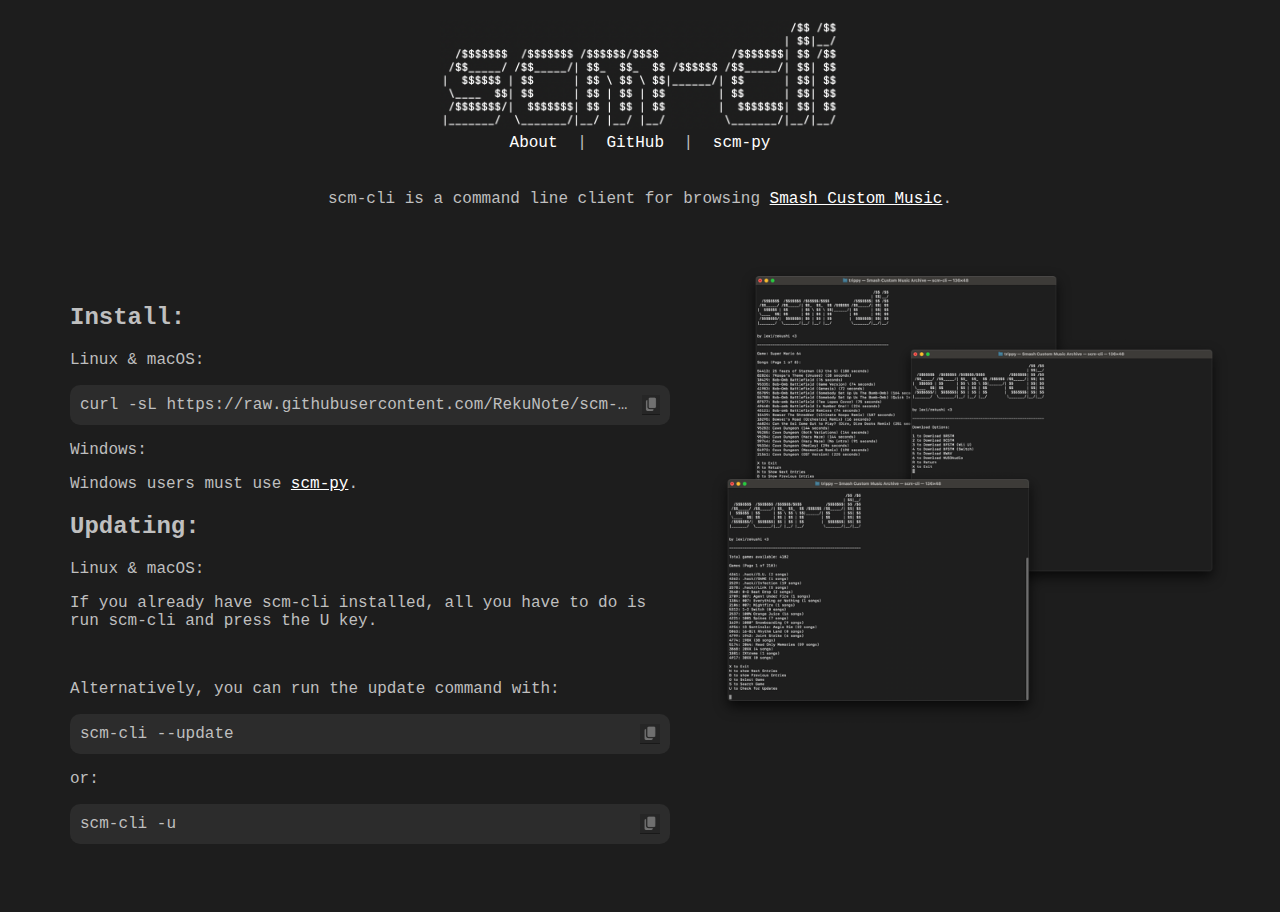
<file: index.html>
<!DOCTYPE html>
<html lang="en">
<head>
    <meta charset="UTF-8">
    <meta name="viewport" content="width=device-width, initial-scale=1.0">
    <link rel="stylesheet" href="styles.css">
    <title>scm-cli</title>
</head>
<body>
    <header>
        <img src="logo.png" alt="scm-cli Logo" class="logo">
        <nav>
            <a href="https://rekunote.github.io/scm-cli">About</a> |
            <a href="https://www.github.com/RekuNote/scm-cli">GitHub</a> |
            <a href="https://rekunote.github.io/scm-cli/py">scm-py</a>
        </nav>
        <p class="description"><br>scm-cli is a command line client for browsing <a href="https://www.smashcustommusic.net/" target="_blank">Smash Custom Music</a>.</p>
    </header>
    <main>
        <div class="install-section">
            <h2>Install:</h2>
            <p>Linux & macOS:</p>
            <div class="command-box">
                <span class="command">curl -sL https://raw.githubusercontent.com/RekuNote/scm-cli/main/install.sh | bash</span>
                <img src="copy-icon.png" alt="Copy Icon" class="copy-icon" onclick="copyToClipboard(this)">
            </div>
            <p>Windows:</p>
            <p>Windows users must use <a href="https://rekunote.github.io/scm-cli/py" target="_blank">scm-py</a>.</p>
            <h2>Updating:</h2>
            <p>Linux & macOS:</p>
            <p>If you already have scm-cli installed, all you have to do is run scm-cli and press the U key.</p><br>
            <p>Alternatively, you can run the update command with:</p>
            <div class="command-box">
                <span class="command">scm-cli --update</span>
                <img src="copy-icon.png" alt="Copy Icon" class="copy-icon" onclick="copyToClipboard(this)">
            </div>
            <p>or:</p>
            <div class="command-box">
                <span class="command">scm-cli -u</span>
                <img src="copy-icon.png" alt="Copy Icon" class="copy-icon" onclick="copyToClipboard(this)">
            </div><br>
        </div>
        <div class="screenshots-section">
            <img src="screenshots.png" alt="Screenshots" class="screenshots">
        </div>
    </main>
    <script>
        function copyToClipboard(element) {
            const text = element.previousElementSibling.innerText;
            navigator.clipboard.writeText(text).then(() => {
                const originalSrc = element.src;
                element.src = 'check.gif';
                const gifDuration = 1800; // Duration of the GIF in milliseconds
                setTimeout(() => {
                    element.src = originalSrc;
                }, gifDuration);
            });
        }
    </script>
</body>
</html>
</file>
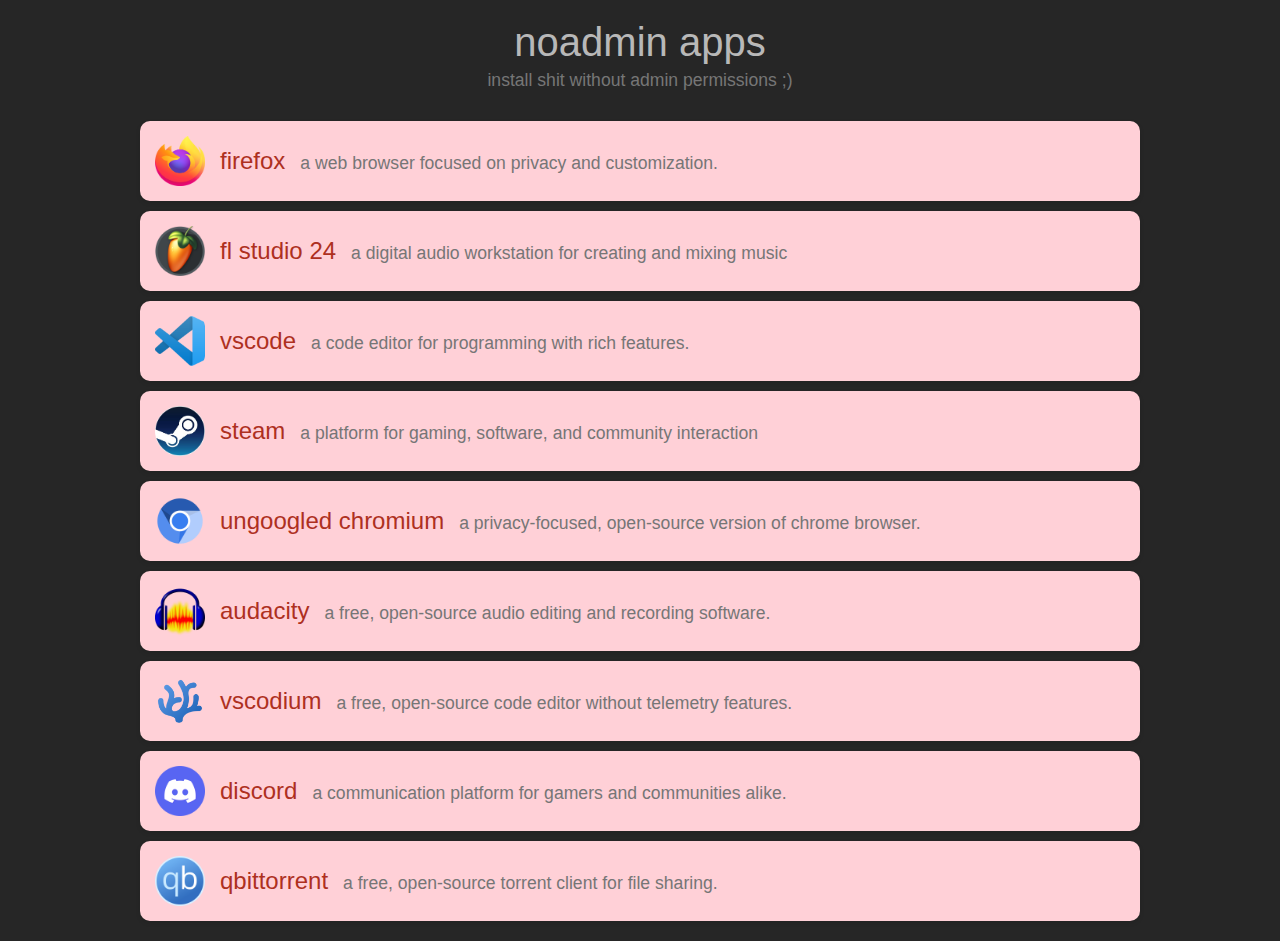
<file: noadmin/index.html>
<!DOCTYPE html>
<html lang="en">
<head>
  <meta charset="UTF-8">
  <meta name="viewport" content="width=device-width, initial-scale=1.0">
  <title>noadmin apps</title>
  <link rel="stylesheet" href="style.css">
</head>
<body>
  <!-- Header Section: Site title and description -->
  <header>
    <h1>noadmin apps</h1>
    <p>install shit without admin permissions ;)</p>
  </header>

  <!-- App List Section: Displays cards for each app -->
  <section class="app-list">

    <!-- App Card: Firefox -->
    <div class="app-card">
      <img src="firefox/i.png" class="app-icon">
      <h2><a href="firefox/index.html">firefox</a></h2>
      <p>a web browser focused on privacy and customization.</p>
    </div>

    <!-- App Card: FL Studio -->
    <div class="app-card">
      <img src="flstudio/i.png" class="app-icon">
      <h2><a href="flstudio/index.html">fl studio 24</a></h2>
      <p>a digital audio workstation for creating and mixing music</p>
    </div>
    
    <!-- App Card: VSCode -->
    <div class="app-card">
      <img src="vscode/i.png" class="app-icon">
      <h2><a href="vscode/index.html">vscode</a></h2>
      <p>a code editor for programming with rich features.</p>
    </div>

    <!-- App Card: Steam -->
    <div class="app-card">
        <img src="steam/i.png" class="app-icon">
        <h2><a href="steam/index.html">steam</a></h2>
        <p>a platform for gaming, software, and community interaction</p>
      </div>

      <!-- App Card: Ungoogled Chromium -->
      <div class="app-card">
        <img src="chromium/i.png" class="app-icon">
        <h2><a href="chromium/index.html">ungoogled chromium</a></h2>
        <p>a privacy-focused, open-source version of chrome browser.</p>
      </div>

      <!-- App Card: Audacity -->
      <div class="app-card">
        <img src="audacity/i.png" class="app-icon">
        <h2><a href="audacity/index.html">audacity</a></h2>
        <p>a free, open-source audio editing and recording software.</p>
      </div>

      <!-- App Card: VSCodium -->
      <div class="app-card">
        <img src="vscodium/i.png" class="app-icon">
        <h2><a href="vscodium/index.html">vscodium</a></h2>
        <p>a free, open-source code editor without telemetry features.</p>
      </div>

      <!-- App Card: Discord -->
      <div class="app-card">
        <img src="discord/i.png" class="app-icon">
        <h2><a href="discord/index.html">discord</a></h2>
        <p>a communication platform for gamers and communities alike.</p>
      </div>

      <!-- App Card: qBittorrent -->
      <div class="app-card">
        <img src="qbittorrent/i.png" class="app-icon">
        <h2><a href="qbittorrent/index.html">qbittorrent</a></h2>
        <p>a free, open-source torrent client for file sharing.</p>
      </div>

</body>
</html>
</file>
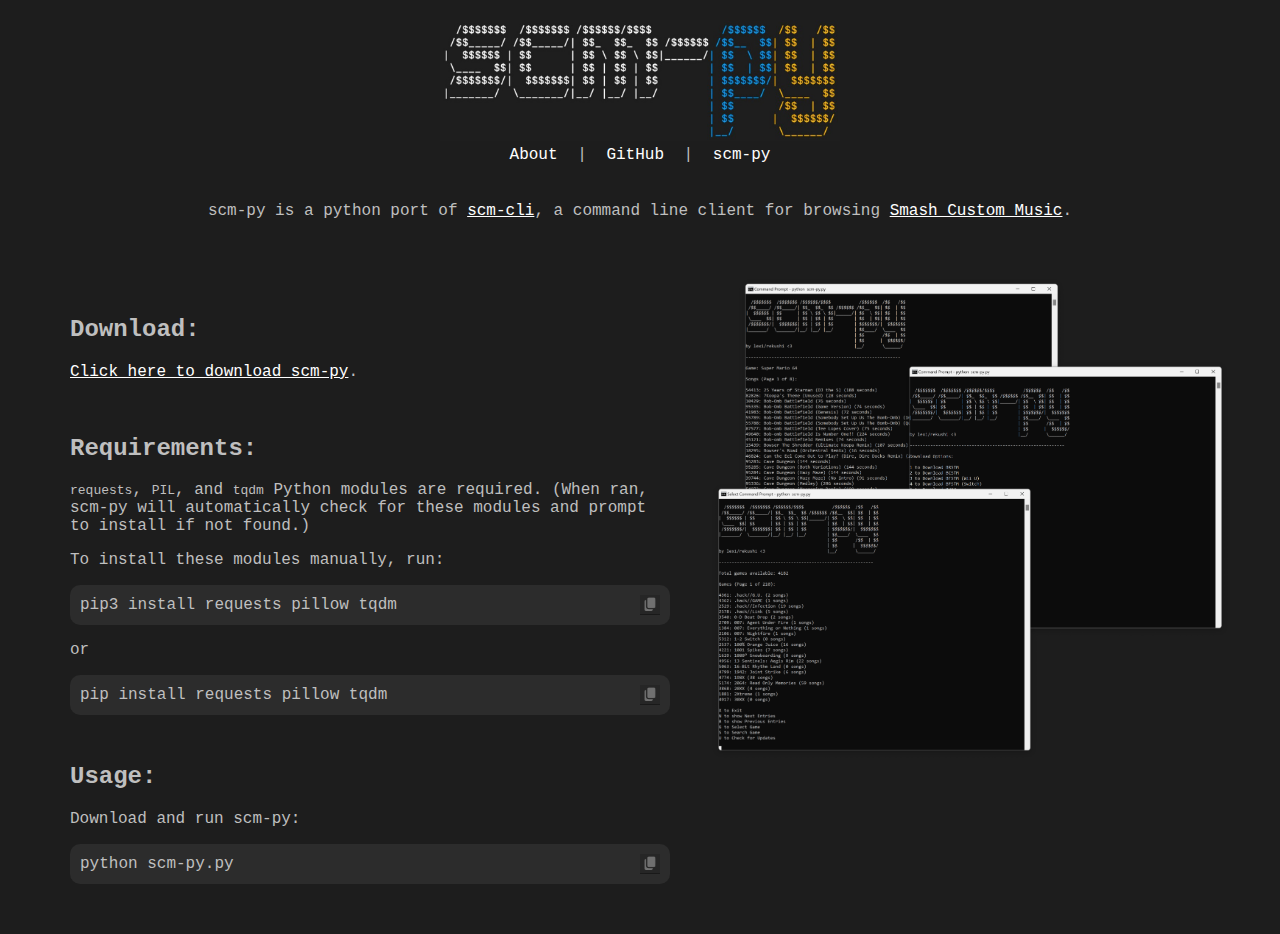
<file: py/index.html>
<!DOCTYPE html>
<html lang="en">
<head>
    <meta charset="UTF-8">
    <meta name="viewport" content="width=device-width, initial-scale=1.0">
    <link rel="stylesheet" href="styles.css">
    <title>scm-cli</title>
</head>
<body>
    <header>
        <img src="logo.png" alt="scm-cli Logo" class="logo">
        <nav>
            <a href="https://rekunote.github.io/scm-cli">About</a> |
            <a href="https://www.github.com/RekuNote/scm-py">GitHub</a> |
            <a href="https://rekunote.github.io/scm-cli/py">scm-py</a>
        </nav>
        <p class="description"><br>scm-py is a python port of <a href="https://rekunote.github.io/scm-cli">scm-cli</a>, a command line client for browsing <a href="https://www.smashcustommusic.net/" target="_blank">Smash Custom Music</a>.</p>
    </header>
    <main>
        <div class="install-section">
            <h2>Download:</h2>
            <p><a href="blob:https://github.com/81b95d16-197b-4f20-8f47-ae5cded63ea0">Click here to download scm-py</a>.</p><br>
            <h2>Requirements:</h2>
            <p><code>requests</code>, <code>PIL</code>, and <code>tqdm</code> Python modules are required. (When ran, scm-py will automatically check for these modules and prompt to install if not found.)</p>
            <p>To install these modules manually, run:</p>
            <div class="command-box">
                <span class="command">pip3 install requests pillow tqdm</span>
                <img src="copy-icon.png" alt="Copy Icon" class="copy-icon" onclick="copyToClipboard(this)">
            </div>
            <p>or</p>
            <div class="command-box">
                <span class="command">pip install requests pillow tqdm</span>
                <img src="copy-icon.png" alt="Copy Icon" class="copy-icon" onclick="copyToClipboard(this)">
            </div><br>
            <h2>Usage:</h2>
            <p>Download and run scm-py:</p>
            <div class="command-box">
                <span class="command">python scm-py.py</span>
                <img src="copy-icon.png" alt="Copy Icon" class="copy-icon" onclick="copyToClipboard(this)">
            </div>
        </div>
        <div class="screenshots-section">
            <img src="screenshots.png" alt="Screenshots" class="screenshots">
        </div>
    </main>
    <script>
        function copyToClipboard(element) {
            const text = element.previousElementSibling.innerText;
            navigator.clipboard.writeText(text).then(() => {
                const originalSrc = element.src;
                element.src = 'check.gif';
                const gifDuration = 1800; // Duration of the GIF in milliseconds
                setTimeout(() => {
                    element.src = originalSrc;
                }, gifDuration);
            });
        }
    </script>
</body>
</html>
</file>
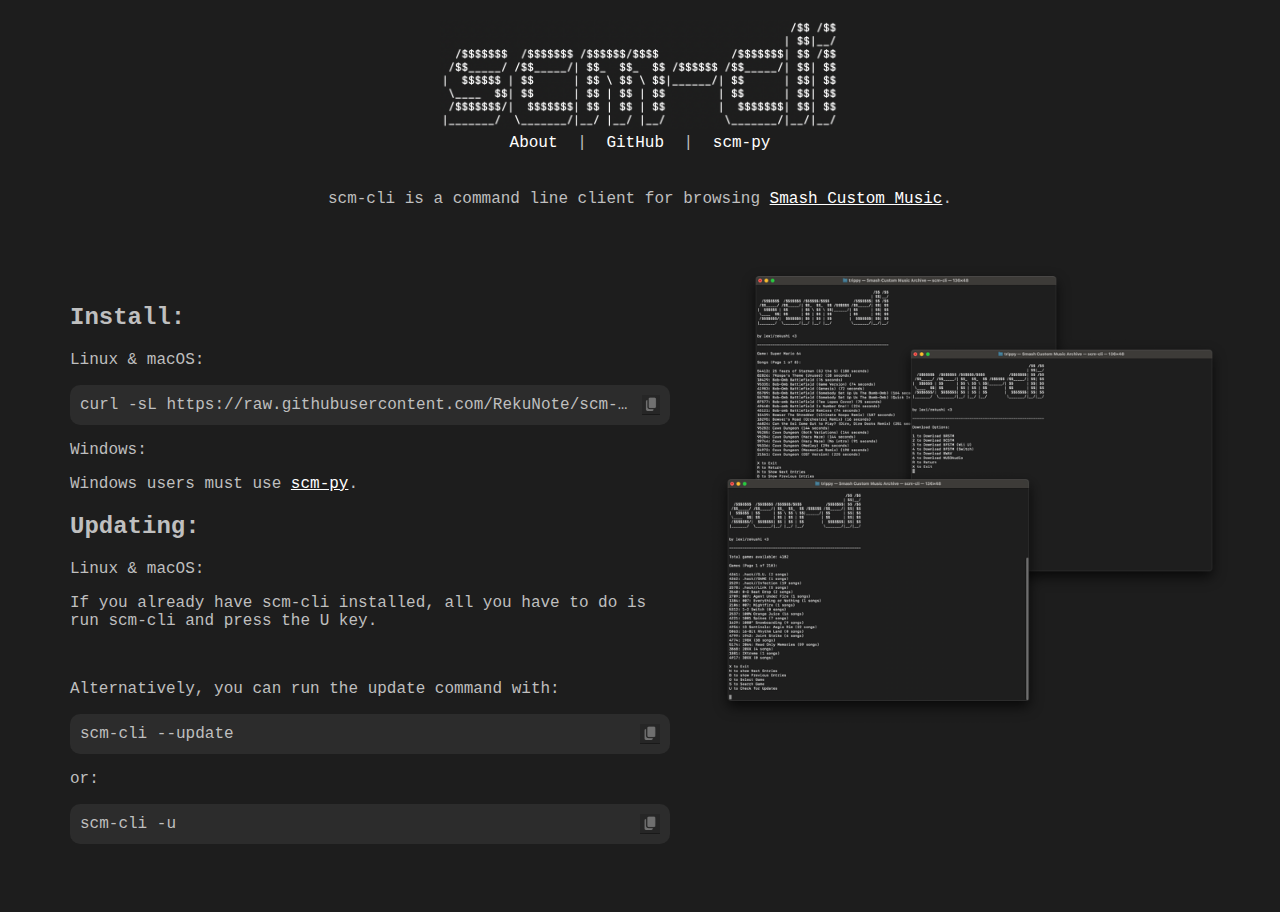
<file: scm-cli/index.html>
<!DOCTYPE html>
<html lang="en">
<head>
    <meta charset="UTF-8">
    <meta name="viewport" content="width=device-width, initial-scale=1.0">
    <link rel="stylesheet" href="styles.css">
    <meta property="og:title" content="scm-cli"/>
    <meta property="og:description" content="command line client for smashcustommusic.net"/>
    <meta property="og:url" content="http://rekunote.github.io/scm-cli/"/>
    <meta property="og:image" content="https://rekunote.github.io/scm-cli/banner.png"/>
    <meta name="theme-color" content="#1D1D1D">
    <title>scm-cli</title>
</head>
<body>
    <header>
        <img src="logo.png" alt="scm-cli Logo" class="logo">
        <nav>
            <a href="https://rekunote.github.io/scm-cli">About</a> |
            <a href="https://www.github.com/RekuNote/scm-cli">GitHub</a> |
            <a href="https://rekunote.github.io/scm-cli/py">scm-py</a>
        </nav>
        <p class="description"><br>scm-cli is a command line client for browsing <a href="https://www.smashcustommusic.net/" target="_blank">Smash Custom Music</a>.</p>
    </header>
    <main>
        <div class="install-section">
            <h2>Install:</h2>
            <p>Linux & macOS:</p>
            <div class="command-box">
                <span class="command">curl -sL https://raw.githubusercontent.com/RekuNote/scm-cli/main/install.sh | bash</span>
                <img src="copy-icon.png" alt="Copy Icon" class="copy-icon" onclick="copyToClipboard(this)">
            </div>
            <p>Windows:</p>
            <p>Windows users must use <a href="https://rekunote.github.io/scm-cli/py" target="_blank">scm-py</a>.</p>
            <h2>Updating:</h2>
            <p>Linux & macOS:</p>
            <p>If you already have scm-cli installed, all you have to do is run scm-cli and press the U key.</p><br>
            <p>Alternatively, you can run the update command with:</p>
            <div class="command-box">
                <span class="command">scm-cli --update</span>
                <img src="copy-icon.png" alt="Copy Icon" class="copy-icon" onclick="copyToClipboard(this)">
            </div>
            <p>or:</p>
            <div class="command-box">
                <span class="command">scm-cli -u</span>
                <img src="copy-icon.png" alt="Copy Icon" class="copy-icon" onclick="copyToClipboard(this)">
            </div><br>
        </div>
        <div class="screenshots-section">
            <img src="screenshots.png" alt="Screenshots" class="screenshots">
        </div>
    </main>
    <script>
        function copyToClipboard(element) {
            const text = element.previousElementSibling.innerText;
            navigator.clipboard.writeText(text).then(() => {
                const originalSrc = element.src;
                element.src = 'check.gif';
                const gifDuration = 1800; // Duration of the GIF in milliseconds
                setTimeout(() => {
                    element.src = originalSrc;
                }, gifDuration);
            });
        }
    </script>
</body>
</html>
</file>
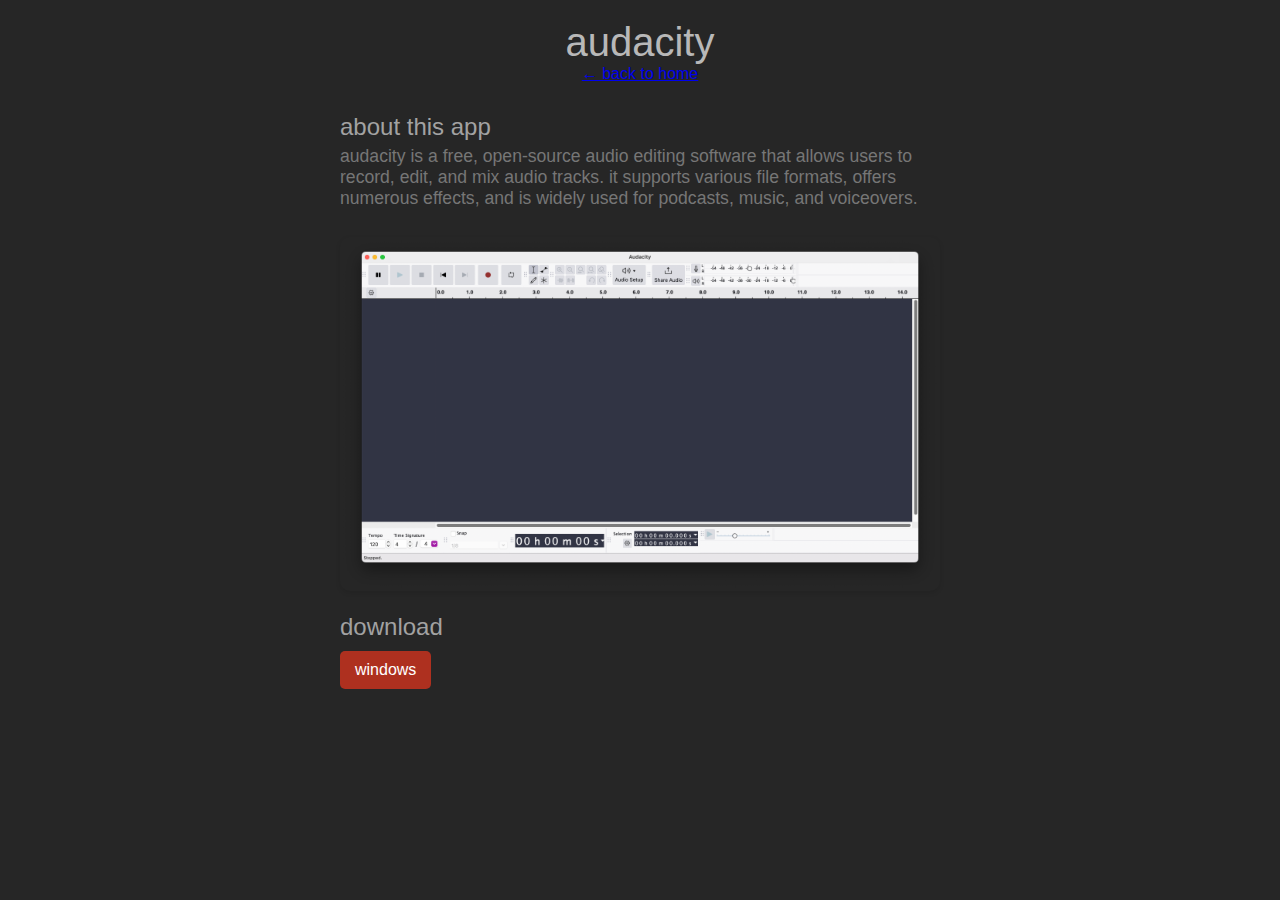
<file: noadmin/audacity/index.html>
<!DOCTYPE html>
<html lang="en">
<head>
  <meta charset="UTF-8">
  <meta name="viewport" content="width=device-width, initial-scale=1.0">
  <title>audacity - noadmin apps</title>
  <link rel="stylesheet" href="../style.css">
</head>
<body>
  <!-- Header Section: App title and back link -->
  <header>
    <h1>audacity</h1>
    <a href="../index.html">← back to home</a>
  </header>

  <!-- App Detail Section: Info and download link -->
  <section class="app-detail">
    <h2>about this app</h2>
    <p>audacity is a free, open-source audio editing software that allows users to record, edit, and mix audio tracks. it supports various file formats, offers numerous effects, and is widely used for podcasts, music, and voiceovers.</p>
    <br>
    <!-- Screenshot Section -->
    <img src="s.png" alt="text editor screenshot" class="screenshot"><br>
    <br>
    <!-- Download Button -->
    <h2>download</h2>
    <a href="https://portableapps.com/redir2/?a=AudacityPortable&s=s&d=pa&f=AudacityPortable_3.6.4.paf.exe" class="download-btn">windows</a>
  </section>
</body>
</html>
</file>
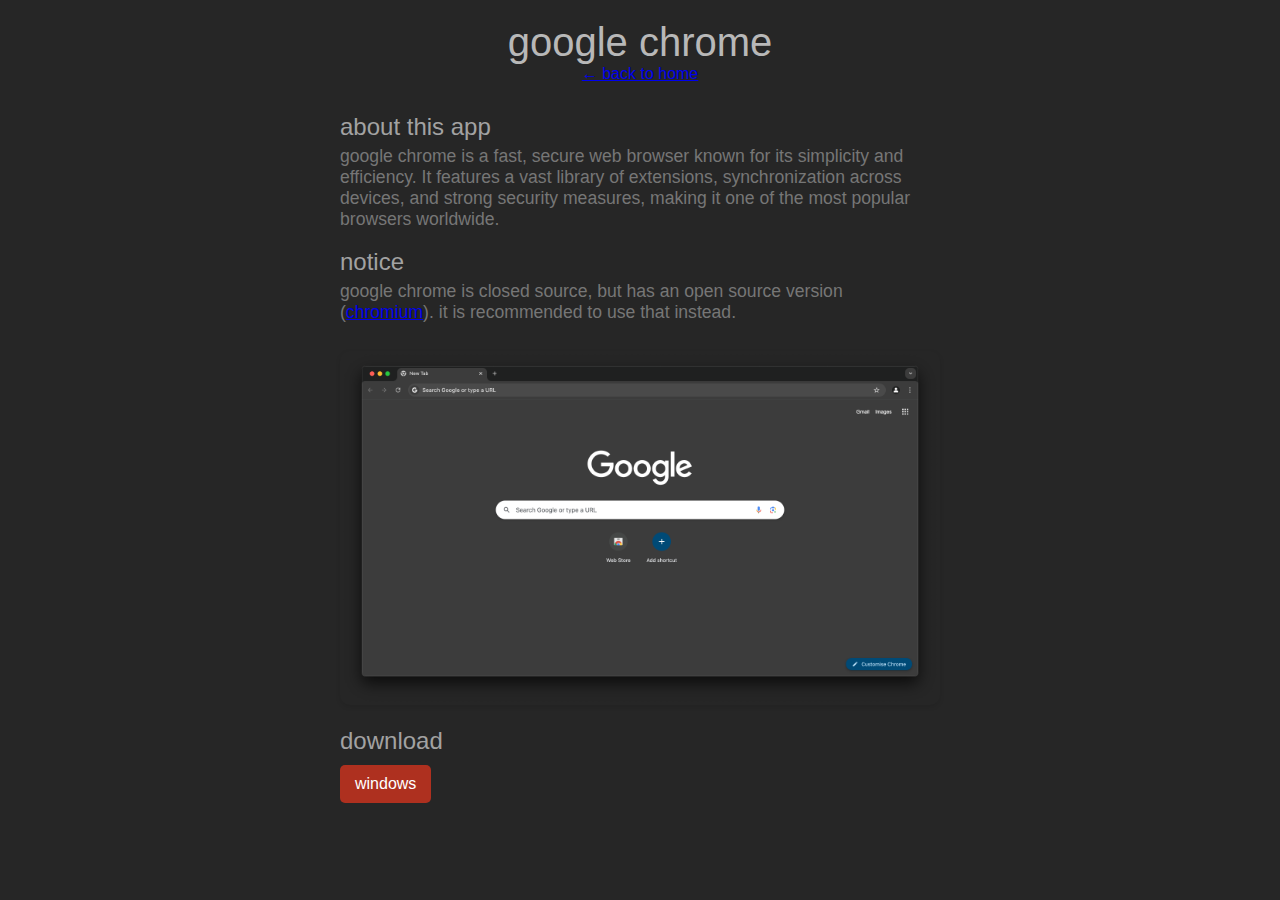
<file: noadmin/chrome/index.html>
<!DOCTYPE html>
<html lang="en">
<head>
  <meta charset="UTF-8">
  <meta name="viewport" content="width=device-width, initial-scale=1.0">
  <title>google chrome - noadmin apps</title>
  <link rel="stylesheet" href="../style.css">
</head>
<body>
  <!-- Header Section: App title and back link -->
  <header>
    <h1>google chrome</h1>
    <a href="../index.html">← back to home</a>
  </header>

  <!-- App Detail Section: Info and download link -->
  <section class="app-detail">
    <h2>about this app</h2>
    <p>google chrome is a fast, secure web browser known for its simplicity and efficiency. It features a vast library of extensions, synchronization across devices, and strong security measures, making it one of the most popular browsers worldwide.</p>
    <br>
    <!-- Non-FOSS Warning -->
    <h2>notice</h2>
    <p>google chrome is closed source, but has an open source version (<a href="../chromium/index.html">chromium</a>). it is recommended to use that instead.</p>
    <br>
    <!-- Screenshot Section -->
    <img src="s.png" class="screenshot"><br>
    <br>
    <!-- Download Button -->
    <h2>download</h2>
    <a href="https://portableapps.com/redir2/?a=GoogleChromePortable&s=s&d=pa&f=GoogleChromePortable_129.0.6668.101_online.paf.exe" class="download-btn">windows</a>
  </section>
</body>
</html>
</file>
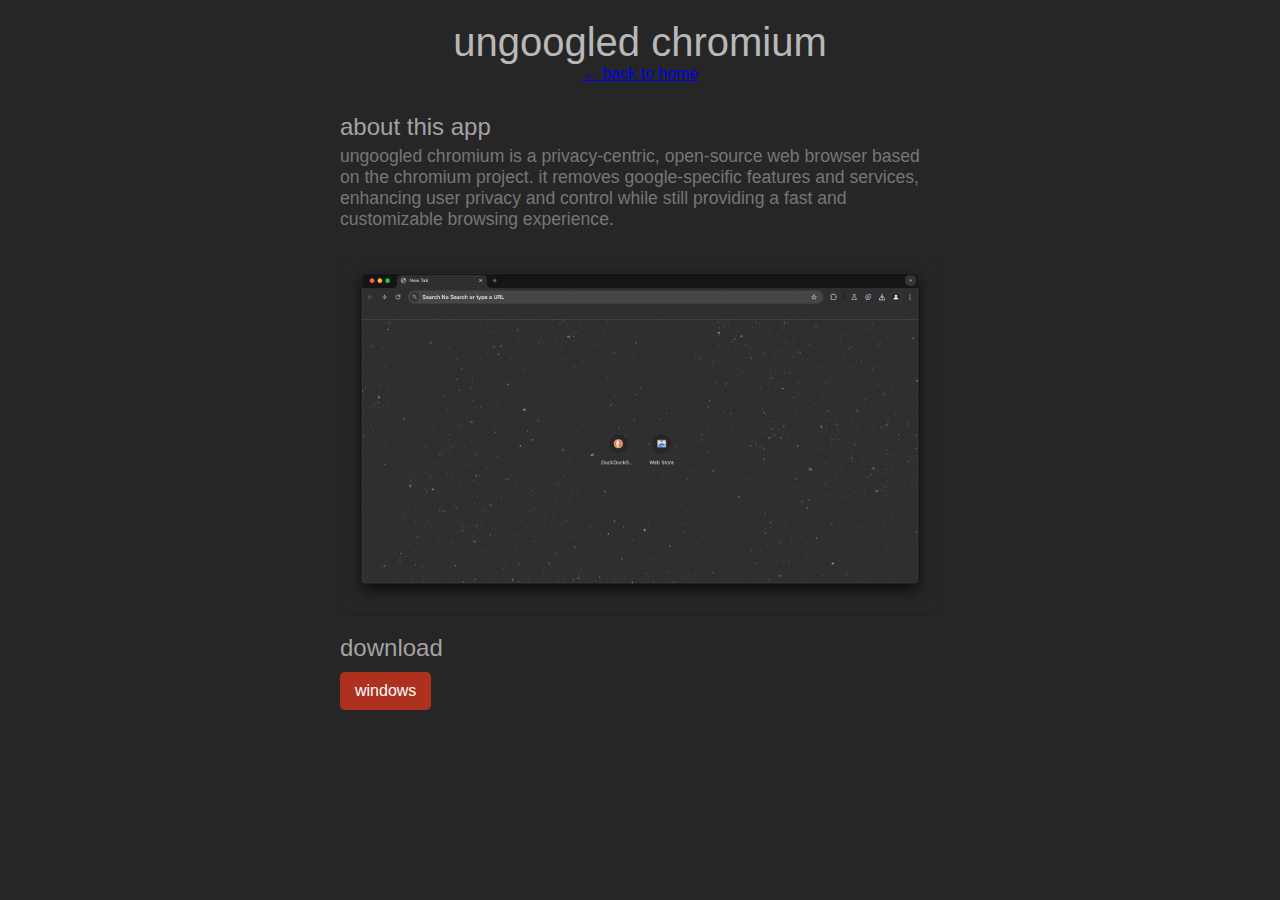
<file: noadmin/chromium/index.html>
<!DOCTYPE html>
<html lang="en">
<head>
  <meta charset="UTF-8">
  <meta name="viewport" content="width=device-width, initial-scale=1.0">
  <title>ungoogled chromium - noadmin apps</title>
  <link rel="stylesheet" href="../style.css">
</head>
<body>
  <!-- Header Section: App title and back link -->
  <header>
    <h1>ungoogled chromium</h1>
    <a href="../index.html">← back to home</a>
  </header>

  <!-- App Detail Section: Info and download link -->
  <section class="app-detail">
    <h2>about this app</h2>
    <p>ungoogled chromium is a privacy-centric, open-source web browser based on the chromium project. it removes google-specific features and services, enhancing user privacy and control while still providing a fast and customizable browsing experience.</p>
    <br>
    <!-- Screenshot Section -->
    <img src="s.png" class="screenshot"><br>
    <br>
    <!-- Download Button -->
    <h2>download</h2>
    <a href="https://portapps.io/download/ungoogled-chromium-portable-win64-127.0.6533.89-18-setup.exe" class="download-btn">windows</a>
  </section>
</body>
</html>
</file>
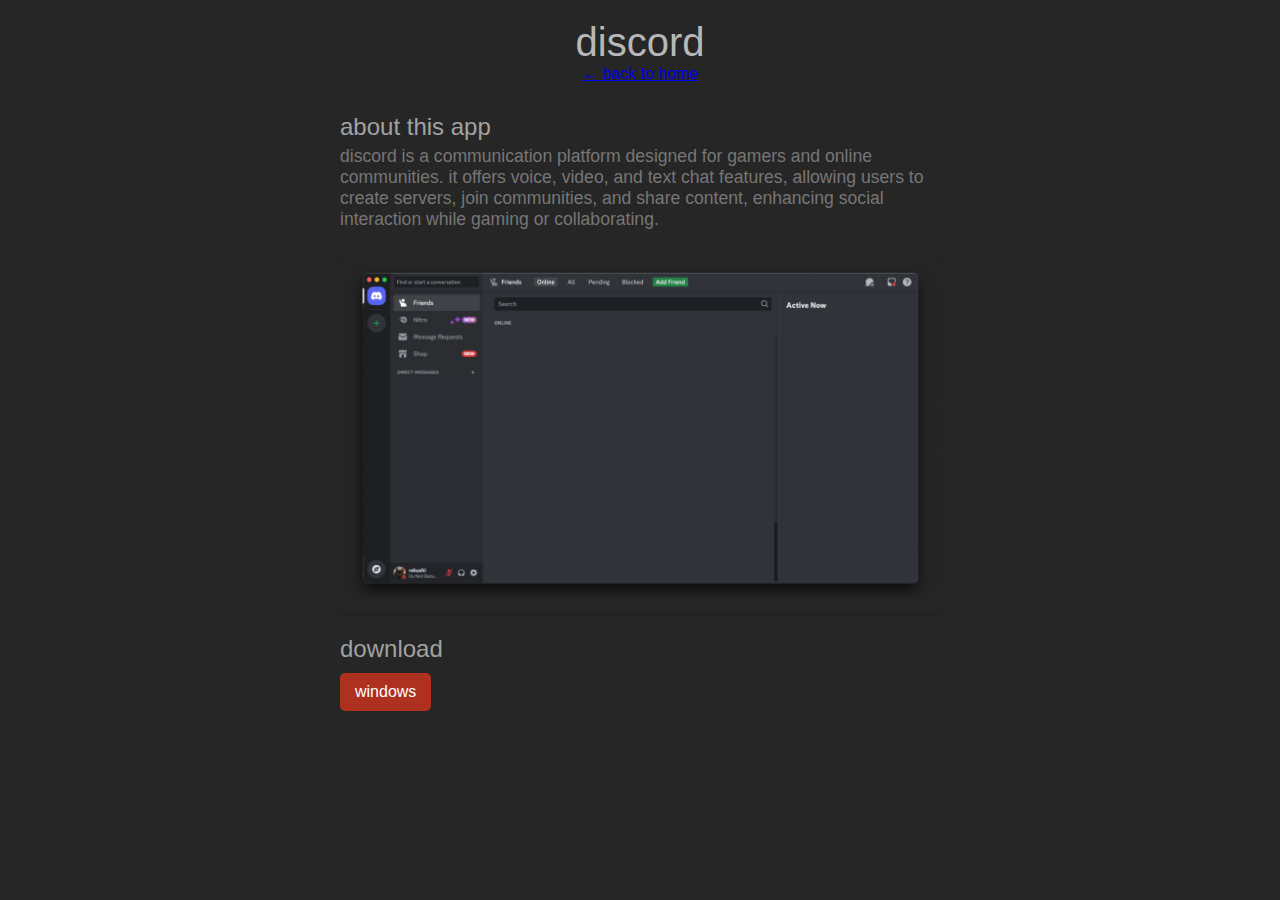
<file: noadmin/discord/index.html>
<!DOCTYPE html>
<html lang="en">
<head>
  <meta charset="UTF-8">
  <meta name="viewport" content="width=device-width, initial-scale=1.0">
  <title>discord - noadmin apps</title>
  <link rel="stylesheet" href="../style.css">
</head>
<body>
  <!-- Header Section: App title and back link -->
  <header>
    <h1>discord</h1>
    <a href="../index.html">← back to home</a>
  </header>

  <!-- App Detail Section: Info and download link -->
  <section class="app-detail">
    <h2>about this app</h2>
    <p>discord is a communication platform designed for gamers and online communities. it offers voice, video, and text chat features, allowing users to create servers, join communities, and share content, enhancing social interaction while gaming or collaborating.</p>
    <br>
    <!-- Screenshot Section -->
    <img src="s.png" class="screenshot"><br>
    <br>
    <!-- Download Button -->
    <h2>download</h2>
    <a href="https://github.com/portapps/discord-portable/releases/download/1.0.9156-20/discord-portable-win64-1.0.9156-20-setup.exe" class="download-btn">windows</a>
  </section>
</body>
</html>
</file>
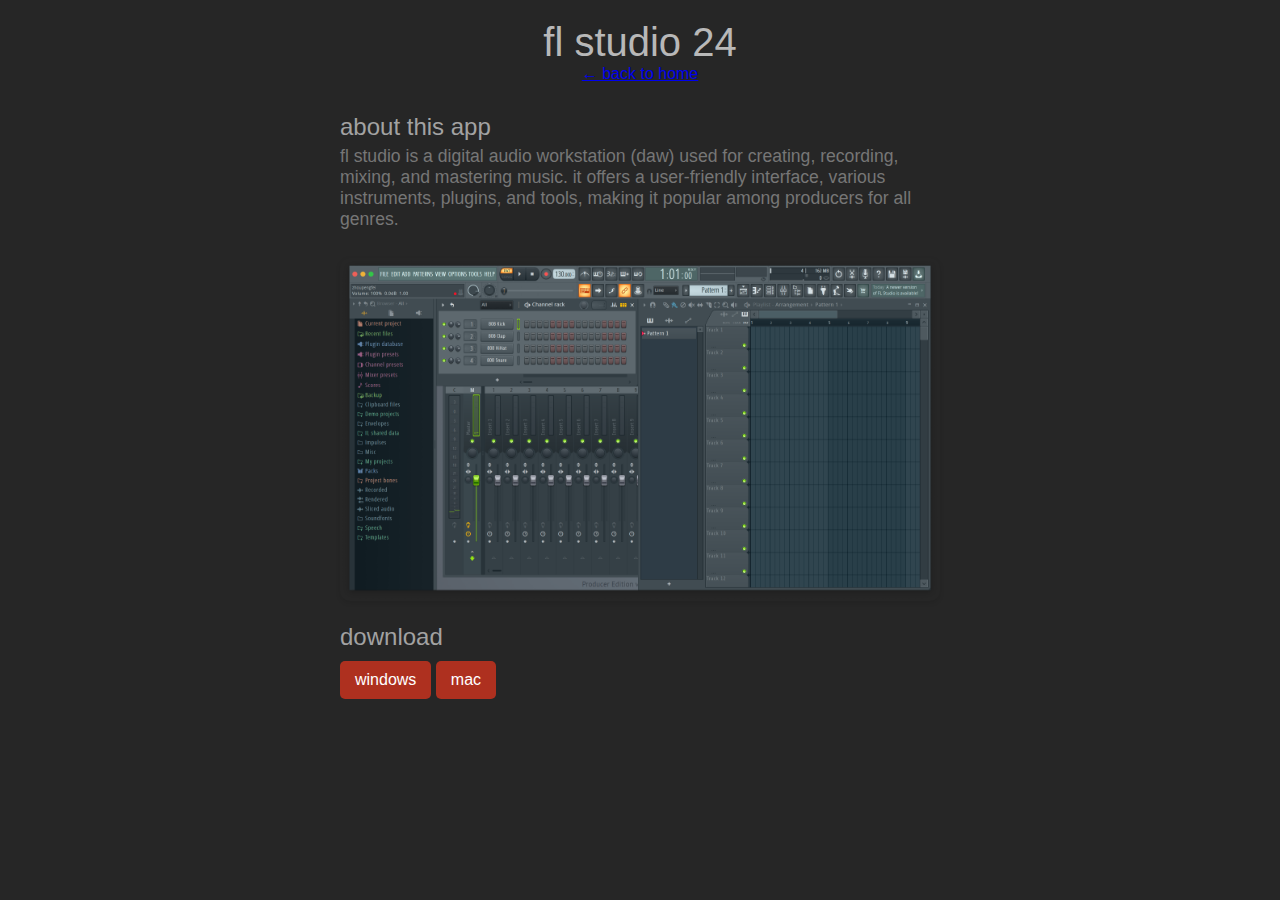
<file: noadmin/flstudio/index.html>
<!DOCTYPE html>
<html lang="en">
<head>
  <meta charset="UTF-8">
  <meta name="viewport" content="width=device-width, initial-scale=1.0">
  <title>fl studio 24 - noadmin apps</title>
  <link rel="stylesheet" href="../style.css">
</head>
<body>
  <!-- Header Section: App title and back link -->
  <header>
    <h1>fl studio 24</h1>
    <a href="../index.html">← back to home</a>
  </header>

  <!-- App Detail Section: Info and download link -->
  <section class="app-detail">
    <h2>about this app</h2>
    <p>fl studio is a digital audio workstation (daw) used for creating, recording, mixing, and mastering music. it offers a user-friendly interface, various instruments, plugins, and tools, making it popular among producers for all genres.</p>
    <br>
    <!-- Screenshot Section -->
    <img src="s.png" alt="text editor screenshot" class="screenshot"><br>
    <br>
    <!-- Download Button -->
    <h2>download</h2>
    <a href="https://support.image-line.com/redirect/flstudio_win_installer" class="download-btn">windows</a>
    <a href="https://support.image-line.com/redirect/flstudio_mac_installer" class="download-btn">mac</a>
  </section>
</body>
</html>
</file>
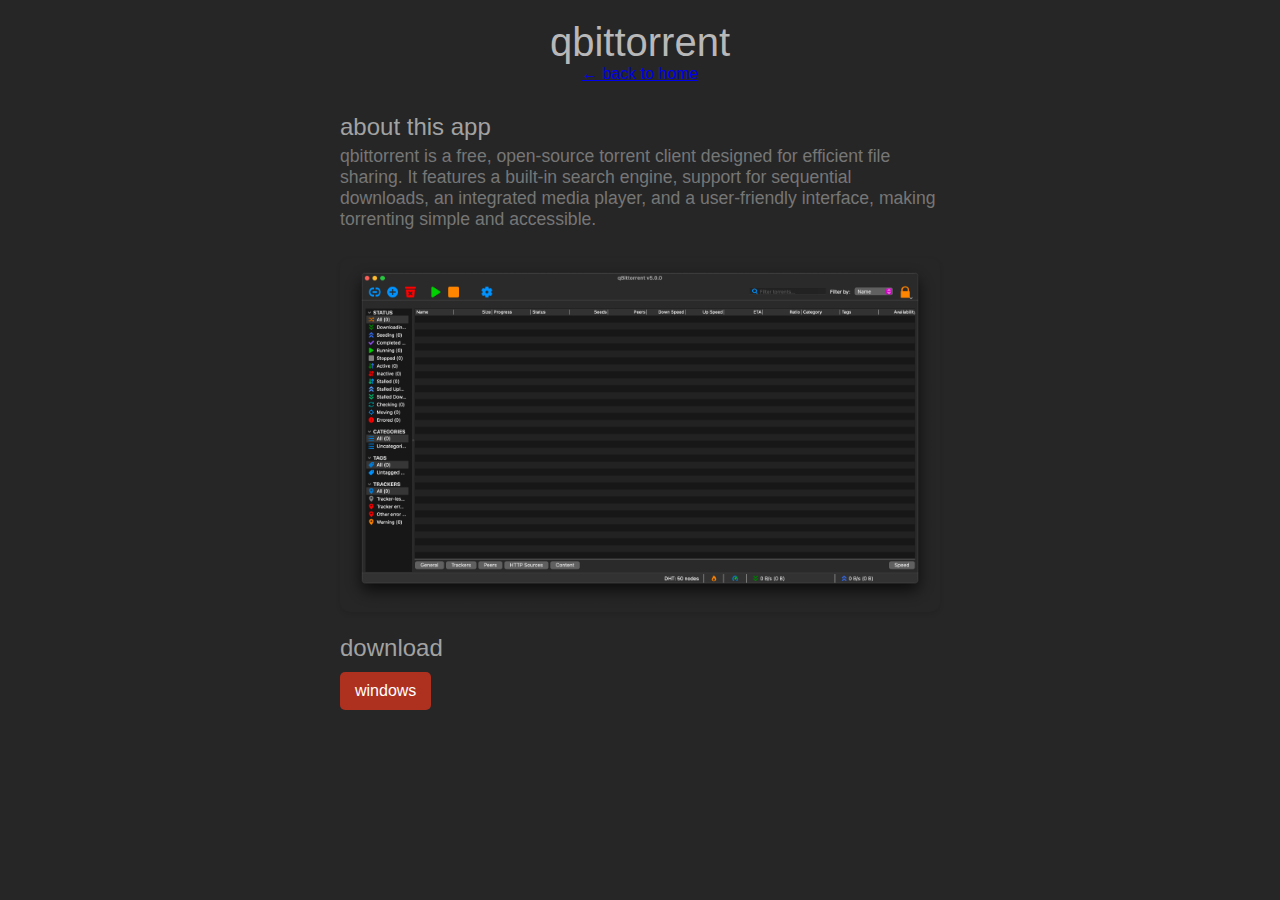
<file: noadmin/qbittorrent/index.html>
<!DOCTYPE html>
<html lang="en">
<head>
  <meta charset="UTF-8">
  <meta name="viewport" content="width=device-width, initial-scale=1.0">
  <title>qbittorrent - noadmin apps</title>
  <link rel="stylesheet" href="../style.css">
</head>
<body>
  <!-- Header Section: App title and back link -->
  <header>
    <h1>qbittorrent</h1>
    <a href="../index.html">← back to home</a>
  </header>

  <!-- App Detail Section: Info and download link -->
  <section class="app-detail">
    <h2>about this app</h2>
    <p>qbittorrent is a free, open-source torrent client designed for efficient file sharing. It features a built-in search engine, support for sequential downloads, an integrated media player, and a user-friendly interface, making torrenting simple and accessible.</p>
    <br>
    <!-- Screenshot Section -->
    <img src="s.png" class="screenshot"><br>
    <br>
    <!-- Download Button -->
    <h2>download</h2>
    <a href="https://portapps.io/download/qbittorrent-portable-win64-4.5.0-19-setup.exe" class="download-btn">windows</a>
  </section>
</body>
</html>
</file>
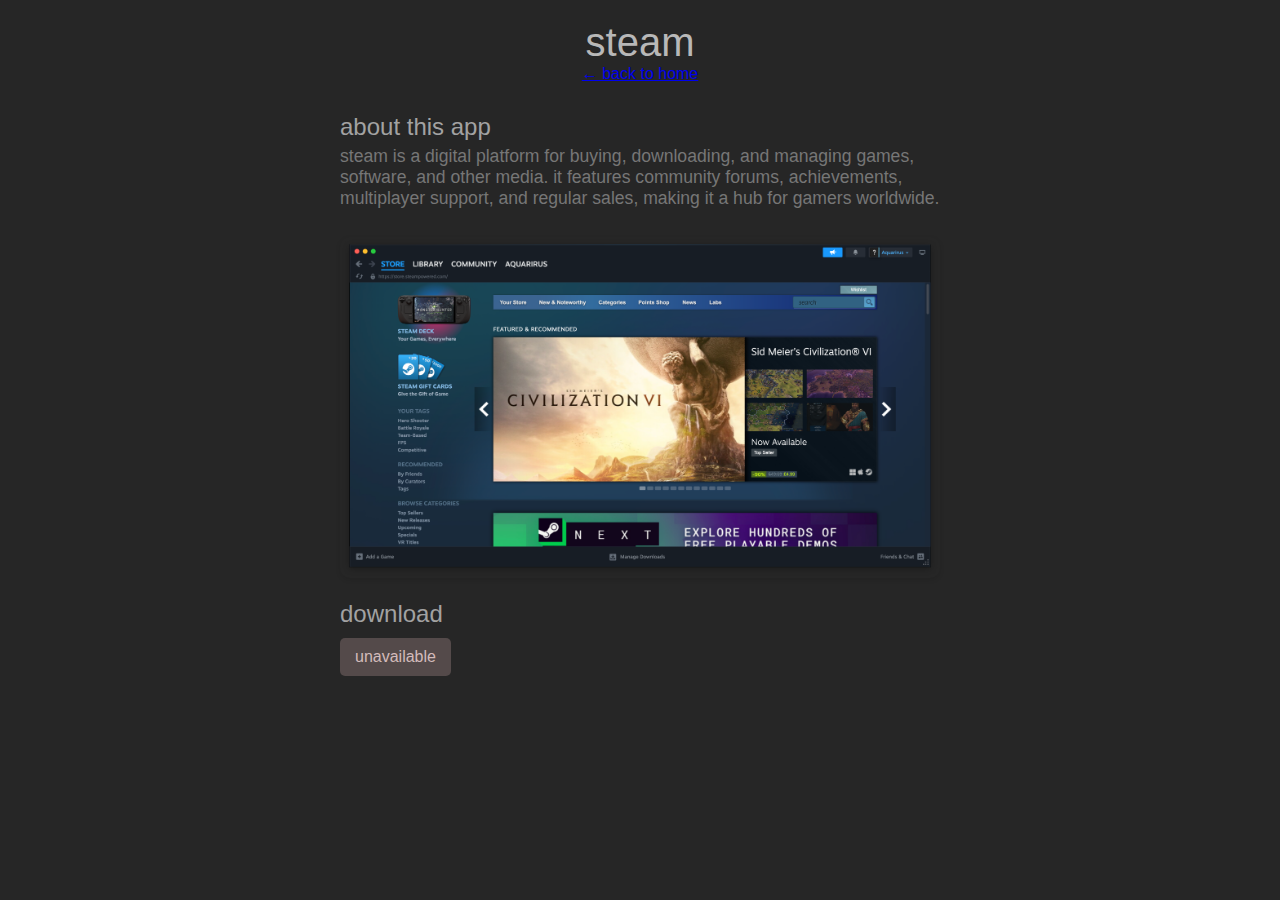
<file: noadmin/steam/index.html>
<!DOCTYPE html>
<html lang="en">
<head>
  <meta charset="UTF-8">
  <meta name="viewport" content="width=device-width, initial-scale=1.0">
  <title>steam - noadmin apps</title>
  <link rel="stylesheet" href="../style.css">
</head>
<body>
  <!-- Header Section: App title and back link -->
  <header>
    <h1>steam</h1>
    <a href="../index.html">← back to home</a>
  </header>

  <!-- App Detail Section: Info and download link -->
  <section class="app-detail">
    <h2>about this app</h2>
    <p>steam is a digital platform for buying, downloading, and managing games, software, and other media. it features community forums, achievements, multiplayer support, and regular sales, making it a hub for gamers worldwide.</p>
    <br>
    <!-- Screenshot Section -->
    <img src="s.png" alt="text editor screenshot" class="screenshot"><br>
    <br>
    <!-- Download Button -->
    <h2>download</h2>
    <a class="download-btn-no">unavailable</a>
  </section>
</body>
</html>
</file>
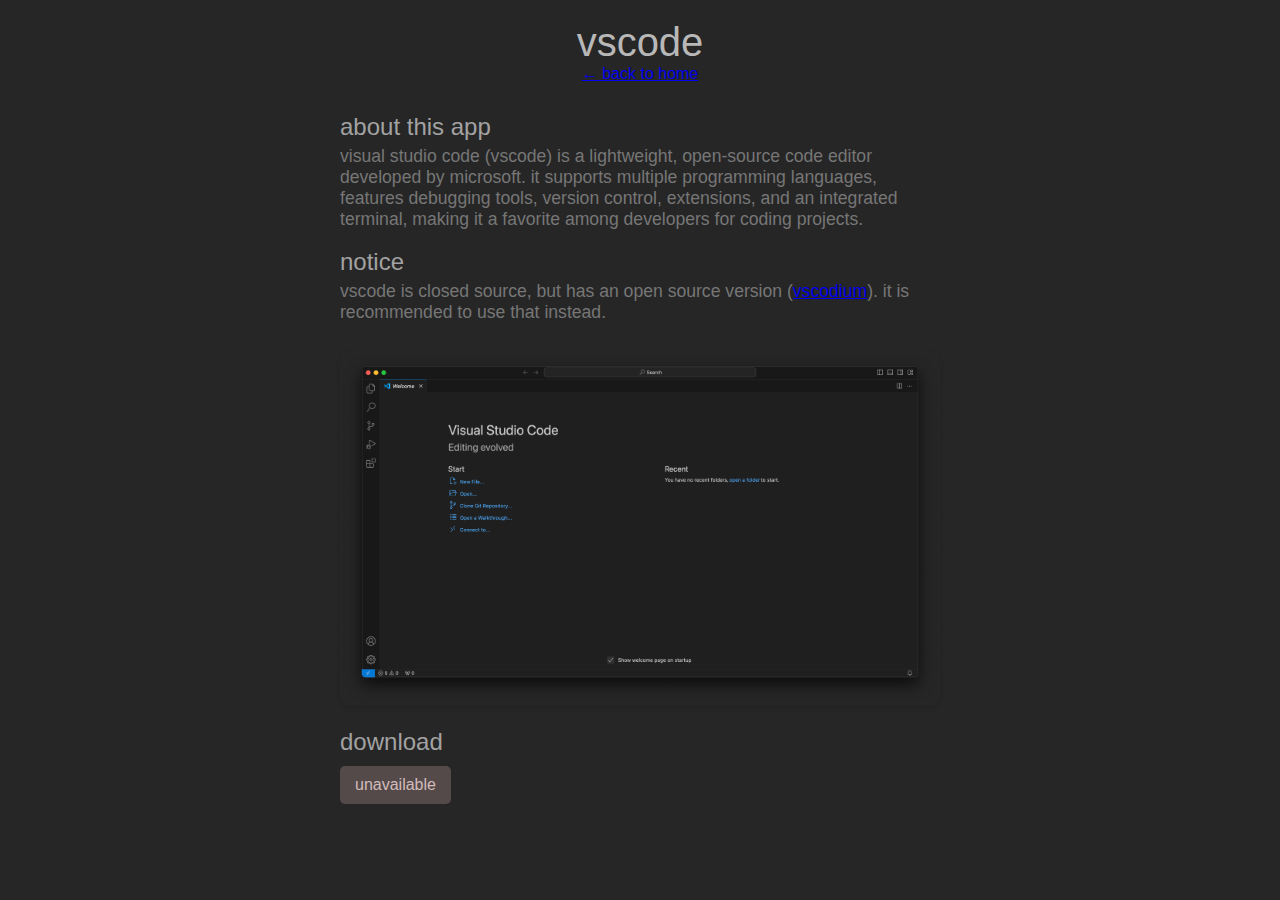
<file: noadmin/vscode/index.html>
<!DOCTYPE html>
<html lang="en">
<head>
  <meta charset="UTF-8">
  <meta name="viewport" content="width=device-width, initial-scale=1.0">
  <title>vscode - noadmin apps</title>
  <link rel="stylesheet" href="../style.css">
</head>
<body>
  <!-- Header Section: App title and back link -->
  <header>
    <h1>vscode</h1>
    <a href="../index.html">← back to home</a>
  </header>

  <!-- App Detail Section: Info and download link -->
  <section class="app-detail">
    <h2>about this app</h2>
    <p>visual studio code (vscode) is a lightweight, open-source code editor developed by microsoft. it supports multiple programming languages, features debugging tools, version control, extensions, and an integrated terminal, making it a favorite among developers for coding projects.</p>
    <br>
    <!-- VSCodium Thing -->
    <h2>notice</h2>
    <p>vscode is closed source, but has an open source version (<a href="../vscodium/index.html">vscodium</a>). it is recommended to use that instead.</p>
    <br>
    <!-- Screenshot Section -->
    <img src="s.png" alt="text editor screenshot" class="screenshot"><br>
    <br>
    <!-- Download Button -->
    <h2>download</h2>
    <a class="download-btn-no">unavailable</a>
  </section>
</body>
</html>
</file>
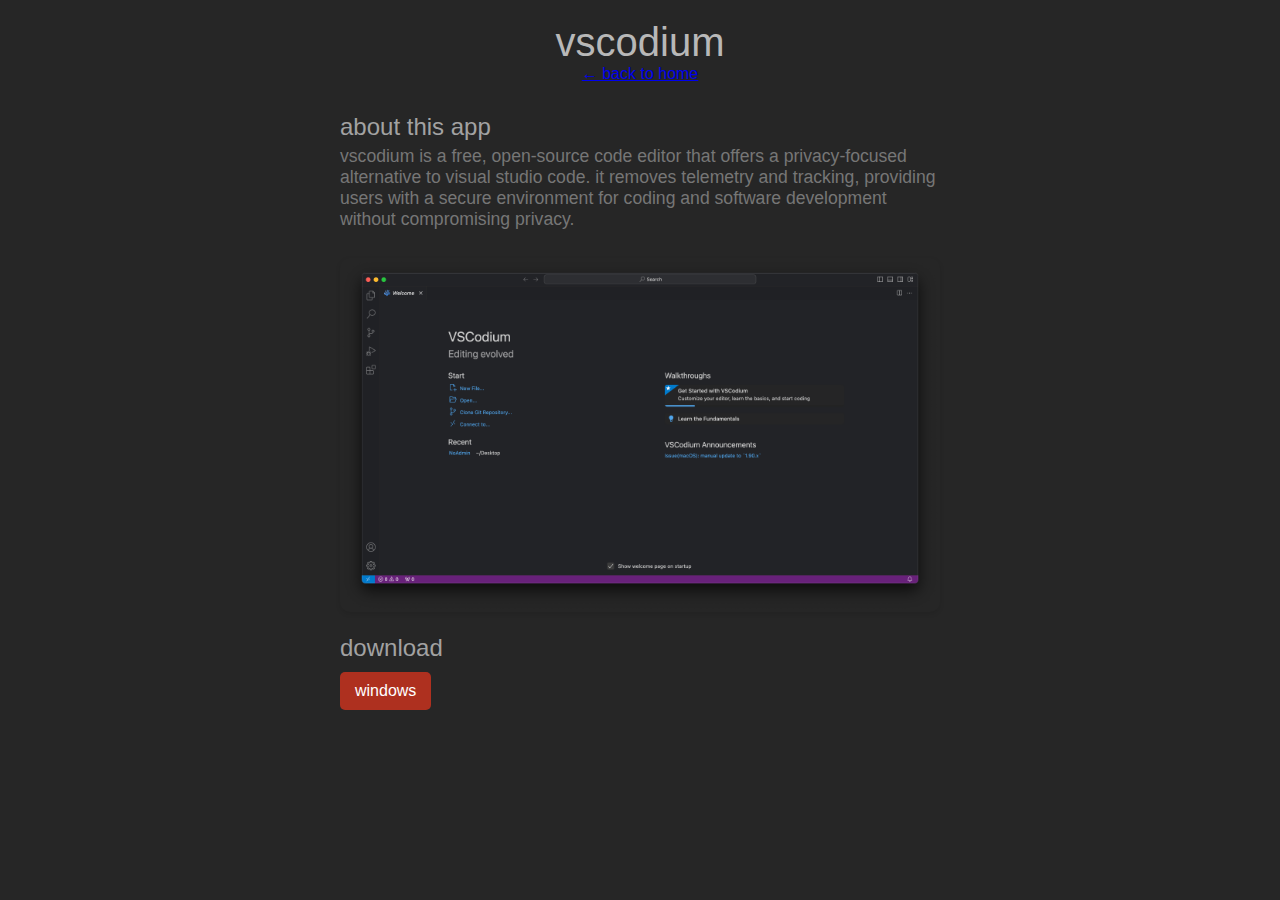
<file: noadmin/vscodium/index.html>
<!DOCTYPE html>
<html lang="en">
<head>
  <meta charset="UTF-8">
  <meta name="viewport" content="width=device-width, initial-scale=1.0">
  <title>vscodium - noadmin apps</title>
  <link rel="stylesheet" href="../style.css">
</head>
<body>
  <!-- Header Section: App title and back link -->
  <header>
    <h1>vscodium</h1>
    <a href="../index.html">← back to home</a>
  </header>

  <!-- App Detail Section: Info and download link -->
  <section class="app-detail">
    <h2>about this app</h2>
    <p>vscodium is a free, open-source code editor that offers a privacy-focused alternative to visual studio code. it removes telemetry and tracking, providing users with a secure environment for coding and software development without compromising privacy.</p>
    <br>
    <!-- Screenshot Section -->
    <img src="s.png" alt="text editor screenshot" class="screenshot"><br>
    <br>
    <!-- Download Button -->
    <h2>download</h2>
    <a href="https://portapps.io/download/vscodium-portable-win64-1.91.1-58-setup.exe" class="download-btn">windows</a>
  </section>
</body>
</html>
</file>
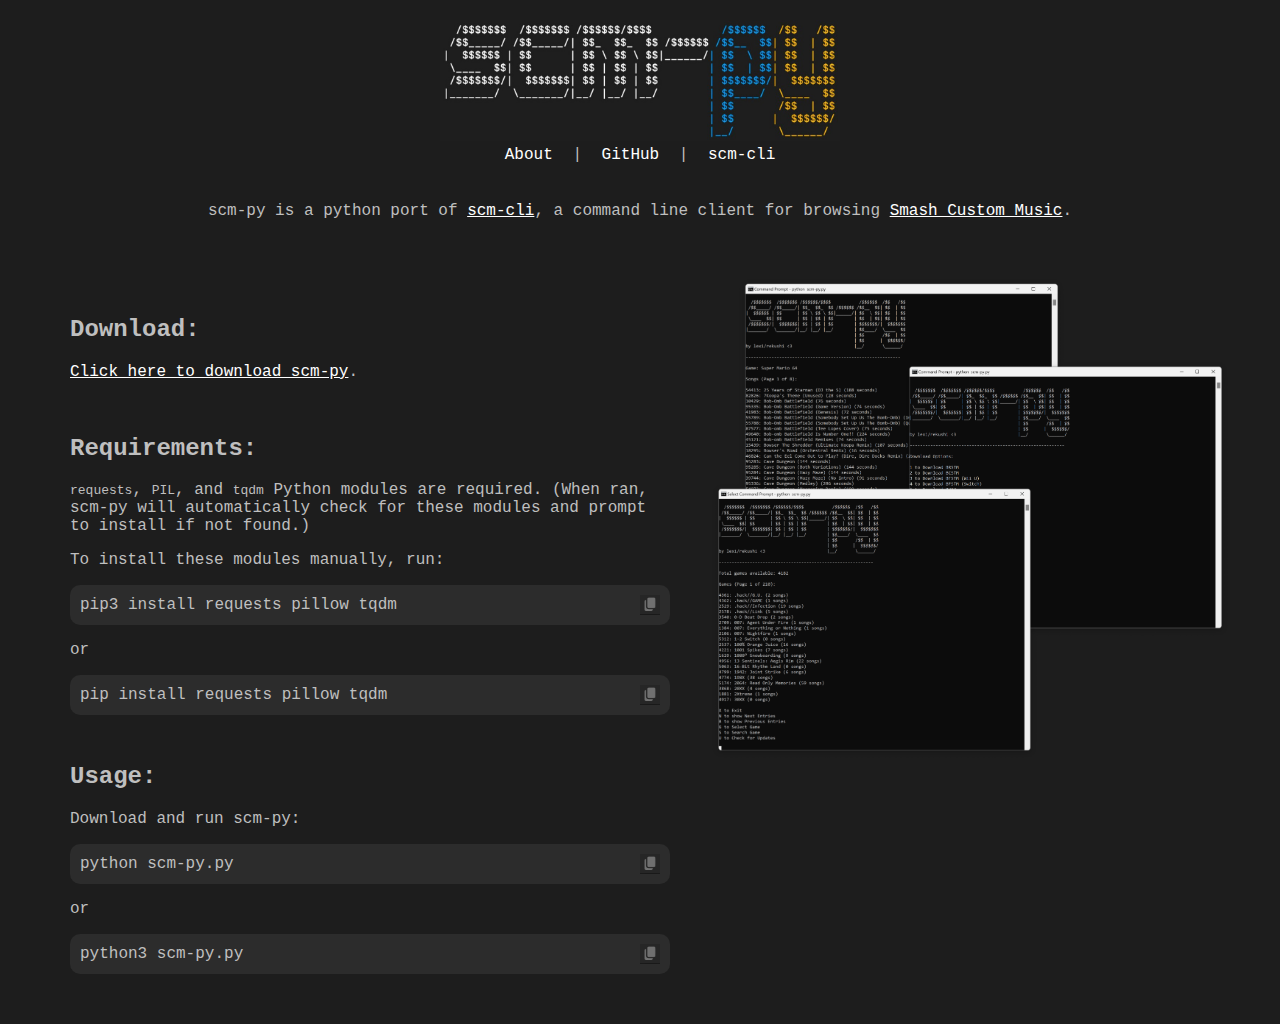
<file: scm-cli/py/index.html>
<!DOCTYPE html>
<html lang="en">
<head>
    <meta charset="UTF-8">
    <meta name="viewport" content="width=device-width, initial-scale=1.0">
    <link rel="stylesheet" href="styles.css">
    <meta property="og:title" content="scm-py"/>
    <meta property="og:description" content="command line client for smashcustommusic.net"/>
    <meta property="og:url" content="http://rekunote.github.io/scm-py/"/>
    <meta property="og:image" content="https://rekunote.github.io/scm-cli/banner.png"/>
    <meta name="theme-color" content="#1D1D1D">
    <link rel="shortcut icon" href="smashcustommusic.net/favicon.ico?v=1">
    <title>scm-py</title>
</head>
<body>
    <header>
        <img src="logo.png" alt="scm-cli Logo" class="logo">
        <nav>
            <a href="https://rekunote.github.io/scm-cli">About</a> |
            <a href="https://www.github.com/RekuNote/scm-py" target="_blank">GitHub</a> |
            <a href="https://rekunote.github.io/scm-cli">scm-cli</a>
        </nav>
        <p class="description"><br>scm-py is a python port of <a href="https://rekunote.github.io/scm-cli">scm-cli</a>, a command line client for browsing <a href="https://www.smashcustommusic.net/" target="_blank">Smash Custom Music</a>.</p>
    </header>
    <main>
        <div class="install-section">
            <h2>Download:</h2>
            <p><a href="https://raw.githubusercontent.com/RekuNote/scm-py/main/scm-py.py" download target="_blank">Click here to download scm-py</a>.</p><br>
            <h2>Requirements:</h2>
            <p><code>requests</code>, <code>PIL</code>, and <code>tqdm</code> Python modules are required. (When ran, scm-py will automatically check for these modules and prompt to install if not found.)</p>
            <p>To install these modules manually, run:</p>
            <div class="command-box">
                <span class="command">pip3 install requests pillow tqdm</span>
                <img src="copy-icon.png" alt="Copy Icon" class="copy-icon" onclick="copyToClipboard(this)">
            </div>
            <p>or</p>
            <div class="command-box">
                <span class="command">pip install requests pillow tqdm</span>
                <img src="copy-icon.png" alt="Copy Icon" class="copy-icon" onclick="copyToClipboard(this)">
            </div><br>
            <h2>Usage:</h2>
            <p>Download and run scm-py:</p>
            <div class="command-box">
                <span class="command">python scm-py.py</span>
                <img src="copy-icon.png" alt="Copy Icon" class="copy-icon" onclick="copyToClipboard(this)">
            </div>
            <p>or</p>
            <div class="command-box">
                <span class="command">python3 scm-py.py</span>
                <img src="copy-icon.png" alt="Copy Icon" class="copy-icon" onclick="copyToClipboard(this)">
            </div>
        </div>
        <div class="screenshots-section">
            <img src="screenshots.png" alt="Screenshots" class="screenshots">
        </div>
    </main>
    <script>
        function copyToClipboard(element) {
            const text = element.previousElementSibling.innerText;
            navigator.clipboard.writeText(text).then(() => {
                const originalSrc = element.src;
                element.src = 'check.gif';
                const gifDuration = 1800; // Duration of the GIF in milliseconds
                setTimeout(() => {
                    element.src = originalSrc;
                }, gifDuration);
            });
        }
    </script>
</body>
</html>
</file>
<file: styles.css>
body {
    background-color: #1D1D1D;
    color: #BFBFBF;
    font-family: 'Courier New', Courier, monospace;
    margin: 0;
    padding: 0;
}

header {
    text-align: center;
    padding: 20px;
}

.logo {
    width: 400px; /* Restore the logo size */
    height: auto;
}

nav a {
    color: white;
    text-decoration: none;
    margin: 0 10px;
}

nav a:hover {
    text-decoration: underline;
}

.description a, 
.install-section a {
    color: white;
    text-decoration: underline;
}

.description {
    margin-top: 20px;
}

main {
    display: flex;
    justify-content: space-between;
    align-items: flex-start;
    padding: 20px 50px; /* Add wider side margins */
}

.install-section {
    max-width: 600px;
    padding: 20px;
    text-align: left;
}

.command-box {
    display: flex;
    align-items: center;
    background-color: #2C2C2C;
    padding: 10px;
    border-radius: 10px;
    overflow: hidden;
    margin-bottom: 10px;
}

.command {
    flex-grow: 1;
    white-space: nowrap;
    overflow: hidden;
    text-overflow: ellipsis;
}

.copy-icon {
    cursor: pointer;
    margin-left: 10px;
    width: 20px;
    height: 20px;
}

.screenshots-section {
    text-align: center;
    margin-left: 20px;
}

.screenshots {
    width: 100%; /* Make the image bigger */
    max-width: 600px; /* Ensure it doesn't get too big */
    height: auto;
}
</file>
<file: noadmin/style.css>
@font-face {
  font-family: 'FOT-Seurat-Pro'; /* name your font */
  src: url('https://reximemo.net/assets/FOT-Seurat-Pro-B.otf') format('opentype'); /* link to the font */
}

* {
    margin: 0;
    padding: 0;
    box-sizing: border-box;
    font-family: 'FOT-Seurat-Pro', sans-serif; /* use the same name here */
    font-weight: 100;
  }
  
  body {
    background-color: #262626;
    color: #a2a2a2;
    padding: 20px;
  }
  
  header {
    text-align: center;
    margin-bottom: 30px;
  }
  
  h1 {
    font-size: 2.5rem;
    color: #b8b8b8;
  }
  
  h1r {
    font-size: 2.5rem;
    color: #AE301F;
  }
  
  p {
    margin-top: 5px;
    font-size: 1.1rem;
    color: #767676;
  }
  
  .app-list {
    display: flex;
    flex-direction: column;
    gap: 10px;
    max-width: 1000px;
    margin: 0 auto;
  }
  
  .app-card {
    background-color: #FFD0D7;
    padding: 15px;
    border-radius: 10px;
    box-shadow: 0 2px 5px rgba(0, 0, 0, 0.1);
    display: flex;
    align-items: center;
    gap: 15px;
  }
  
  .app-icon {
    width: 50px;
    height: 50px;
    border-radius: 10px;
  }
  
  .app-card a {
    text-decoration: none;
    color: #AE301F;
    font-size: 1.5rem;
  }
  
  footer {
    text-align: center;
    margin-top: 30px;
    color: #888;
  }
  
  .app-detail {
    max-width: 600px;
    margin: 0 auto;
  }
  
  .screenshot {
    width: 100%;
    margin-top: 10px;
    border-radius: 10px;
    box-shadow: 0 2px 5px rgba(0, 0, 0, 0.1);
  }
  
  .download-btn {
    display: inline-block;
    margin-top: 10px;
    padding: 10px 15px;
    background-color: #AE301F;
    color: white;
    text-decoration: none;
    border-radius: 5px;
  }
  
  .download-btn:hover {
    background-color: #642219;
  }

  .download-btn-no {
    display: inline-block;
    margin-top: 10px;
    padding: 10px 15px;
    background-color: #544a4a;
    color: #d3bbbb;
    text-decoration: none;
    border-radius: 5px;
    -webkit-touch-callout: none;
    -webkit-user-select: none;
    -khtml-user-select: none;
    -moz-user-select: none;
    -ms-user-select: none;
    user-select: none;
  }
</file>
<file: py/styles.css>
body {
    background-color: #1D1D1D;
    color: #BFBFBF;
    font-family: 'Courier New', Courier, monospace;
    margin: 0;
    padding: 0;
}

header {
    text-align: center;
    padding: 20px;
}

.logo {
    width: 400px; /* Restore the logo size */
    height: auto;
}

nav a {
    color: white;
    text-decoration: none;
    margin: 0 10px;
}

nav a:hover {
    text-decoration: underline;
}

.description a, 
.install-section a {
    color: white;
    text-decoration: underline;
}

.description {
    margin-top: 20px;
}

main {
    display: flex;
    justify-content: space-between;
    align-items: flex-start;
    padding: 20px 50px; /* Add wider side margins */
}

.install-section {
    max-width: 600px;
    padding: 20px;
    text-align: left;
}

.command-box {
    display: flex;
    align-items: center;
    background-color: #2C2C2C;
    padding: 10px;
    border-radius: 10px;
    overflow: hidden;
    margin-bottom: 10px;
}

.command {
    flex-grow: 1;
    white-space: nowrap;
    overflow: hidden;
    text-overflow: ellipsis;
}

.copy-icon {
    cursor: pointer;
    margin-left: 10px;
    width: 20px;
    height: 20px;
}

.screenshots-section {
    text-align: center;
    margin-left: 20px;
}

.screenshots {
    width: 100%; /* Make the image bigger */
    max-width: 600px; /* Ensure it doesn't get too big */
    height: auto;
}
</file>
<file: scm-cli/styles.css>
body {
    background-color: #1D1D1D;
    color: #BFBFBF;
    font-family: 'Courier New', Courier, monospace;
    margin: 0;
    padding: 0;
}

header {
    text-align: center;
    padding: 20px;
}

.logo {
    width: 400px; /* Restore the logo size */
    height: auto;
}

nav a {
    color: white;
    text-decoration: none;
    margin: 0 10px;
}

nav a:hover {
    text-decoration: underline;
}

.description a, 
.install-section a {
    color: white;
    text-decoration: underline;
}

.description {
    margin-top: 20px;
}

main {
    display: flex;
    justify-content: space-between;
    align-items: flex-start;
    padding: 20px 50px; /* Add wider side margins */
}

.install-section {
    max-width: 600px;
    padding: 20px;
    text-align: left;
}

.command-box {
    display: flex;
    align-items: center;
    background-color: #2C2C2C;
    padding: 10px;
    border-radius: 10px;
    overflow: hidden;
    margin-bottom: 10px;
}

.command {
    flex-grow: 1;
    white-space: nowrap;
    overflow: hidden;
    text-overflow: ellipsis;
}

.copy-icon {
    cursor: pointer;
    margin-left: 10px;
    width: 20px;
    height: 20px;
}

.screenshots-section {
    text-align: center;
    margin-left: 20px;
}

.screenshots {
    width: 100%; /* Make the image bigger */
    max-width: 600px; /* Ensure it doesn't get too big */
    height: auto;
}
</file>
<file: scm-cli/py/styles.css>
body {
    background-color: #1D1D1D;
    color: #BFBFBF;
    font-family: 'Courier New', Courier, monospace;
    margin: 0;
    padding: 0;
}

header {
    text-align: center;
    padding: 20px;
}

.logo {
    width: 400px; /* Restore the logo size */
    height: auto;
}

nav a {
    color: white;
    text-decoration: none;
    margin: 0 10px;
}

nav a:hover {
    text-decoration: underline;
}

.description a, 
.install-section a {
    color: white;
    text-decoration: underline;
}

.description {
    margin-top: 20px;
}

main {
    display: flex;
    justify-content: space-between;
    align-items: flex-start;
    padding: 20px 50px; /* Add wider side margins */
}

.install-section {
    max-width: 600px;
    padding: 20px;
    text-align: left;
}

.command-box {
    display: flex;
    align-items: center;
    background-color: #2C2C2C;
    padding: 10px;
    border-radius: 10px;
    overflow: hidden;
    margin-bottom: 10px;
}

.command {
    flex-grow: 1;
    white-space: nowrap;
    overflow: hidden;
    text-overflow: ellipsis;
}

.copy-icon {
    cursor: pointer;
    margin-left: 10px;
    width: 20px;
    height: 20px;
}

.screenshots-section {
    text-align: center;
    margin-left: 20px;
}

.screenshots {
    width: 100%; /* Make the image bigger */
    max-width: 600px; /* Ensure it doesn't get too big */
    height: auto;
}
</file>
